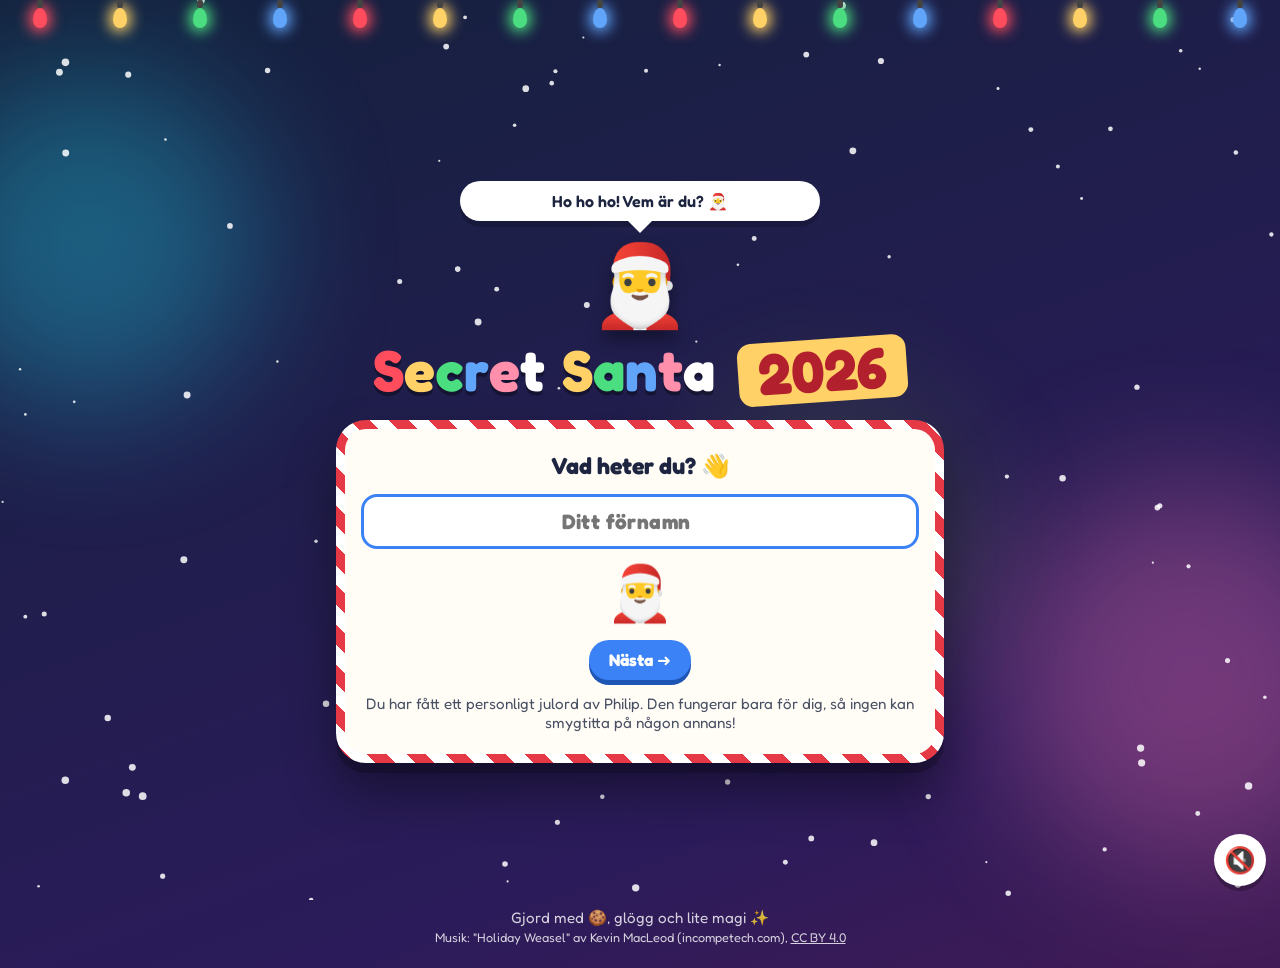
<file: index.html>
<!DOCTYPE html>
<html lang="sv">
<head>
<meta charset="UTF-8" />
<meta name="viewport" content="width=device-width, initial-scale=1" />
<meta name="robots" content="noindex" />
<title>🎅 Secret Santa</title>
<link rel="preconnect" href="https://fonts.googleapis.com" />
<link rel="preconnect" href="https://fonts.gstatic.com" crossorigin />
<link href="https://fonts.googleapis.com/css2?family=Fredoka:wght@400;600;700&display=swap" rel="stylesheet" />
<style>
  :root {
    --red: #e63946; --red-dark: #b3202d; --green: #2a9d5c; --gold: #ffd166;
    --night: #14213d; --night2: #2b1b5a; --ink: #1d2540; --pink: #ff8fab; --blue: #3b82f6;
  }
  * { box-sizing: border-box; margin: 0; padding: 0; }
  html, body { min-height: 100%; }
  body {
    font-family: 'Fredoka', ui-rounded, 'SF Pro Rounded', 'Nunito', system-ui, sans-serif;
    color: #fff; overflow-x: hidden; -webkit-tap-highlight-color: transparent;
    background: linear-gradient(160deg, var(--night), var(--night2), #6a1b4d, var(--night2), var(--night));
    background-size: 300% 300%; animation: sky 24s ease-in-out infinite;
  }
  @keyframes sky { 0%,100% { background-position: 0% 50%; } 50% { background-position: 100% 50%; } }
  canvas { position: fixed; inset: 0; width: 100%; height: 100%; pointer-events: none; }
  #snow { z-index: 0; } #confetti { z-index: 60; }

  /* aurora blobs */
  .blob { position: fixed; border-radius: 50%; filter: blur(70px); opacity: .35; z-index: 0; pointer-events: none; animation: drift 16s ease-in-out infinite alternate; }
  .b1 { width: 340px; height: 340px; background: #22d3ee; top: 8%; left: -80px; }
  .b2 { width: 380px; height: 380px; background: #f472b6; bottom: 4%; right: -100px; animation-delay: -6s; }
  .b3 { width: 260px; height: 260px; background: #a3e635; top: 45%; left: 55%; opacity: .18; animation-delay: -11s; }
  @keyframes drift { to { transform: translate(60px, -50px) scale(1.2); } }

  /* floaties */
  #floaties { position: fixed; inset: 0; z-index: 1; pointer-events: none; overflow: hidden; }
  .floaty { position: absolute; bottom: -60px; font-size: 2rem; opacity: .85; animation: floatup linear infinite; }
  @keyframes floatup {
    0% { transform: translate(0, 0) rotate(0); } 50% { transform: translate(30px, -55vh) rotate(25deg); }
    100% { transform: translate(-20px, -115vh) rotate(-20deg); }
  }
  .sleigh { position: fixed; top: 14%; left: -260px; z-index: 3; font-size: 2.4rem; white-space: nowrap; pointer-events: none; }
  .sleigh.go { animation: fly 7s linear forwards; }
  @keyframes fly { 0% { transform: translate(0, 0) rotate(4deg); } 50% { transform: translate(60vw, -30px) rotate(-3deg); } 100% { transform: translate(120vw, 20px) rotate(4deg); } }

  /* lights */
  .lights { position: fixed; top: 0; left: 0; right: 0; height: 34px; z-index: 5; display: flex; justify-content: space-around; pointer-events: none; }
  .lights span { width: 14px; height: 20px; border-radius: 50% 50% 50% 50% / 60% 60% 40% 40%; margin-top: 8px; animation: twinkle 1.6s infinite ease-in-out; box-shadow: 0 0 14px 4px currentColor; background: currentColor; position: relative; }
  .lights span::before { content: ''; position: absolute; top: -8px; left: 50%; width: 6px; height: 8px; background: #444; transform: translateX(-50%); border-radius: 2px; }
  .lights span:nth-child(4n+1) { color: #ff4d5e; } .lights span:nth-child(4n+2) { color: #ffd166; animation-delay: .4s; }
  .lights span:nth-child(4n+3) { color: #4ade80; animation-delay: .8s; } .lights span:nth-child(4n+4) { color: #60a5fa; animation-delay: 1.2s; }
  @keyframes twinkle { 0%,100% { opacity: 1; transform: scale(1); } 50% { opacity: .3; transform: scale(.8); } }

  main { position: relative; z-index: 2; min-height: 100vh; display: flex; flex-direction: column; align-items: center; justify-content: center; padding: 64px 16px 20px; max-width: 640px; margin: 0 auto; text-align: center; }
  .screen { display: none; width: 100%; }
  .screen.active { display: block; animation: pop .55s cubic-bezier(.2,1.5,.4,1); }
  @keyframes pop { from { opacity: 0; transform: scale(.8) translateY(30px) rotate(-3deg); } to { opacity: 1; transform: none; } }

  /* mascot */
  .mascot { position: relative; display: inline-block; cursor: pointer; user-select: none; }
  .santa { font-size: 5rem; display: inline-block; animation: wobble 2.4s infinite ease-in-out; transform-origin: 50% 90%; filter: drop-shadow(0 10px 8px rgba(0,0,0,.35)); }
  .santa.hop { animation: hop .6s; }
  @keyframes wobble { 0%,100% { transform: rotate(-8deg); } 50% { transform: rotate(8deg) translateY(-8px); } }
  @keyframes hop { 30% { transform: translateY(-40px) scale(1.2, .9) rotate(10deg); } 60% { transform: translateY(0) scale(.9, 1.1); } }
  .bubble {
    position: relative; background: #fff; color: var(--ink); font-weight: 600; padding: 10px 16px; border-radius: 20px; margin: 0 auto 14px; max-width: 360px;
    box-shadow: 0 6px 0 rgba(0,0,0,.18); animation: bob 3s ease-in-out infinite;
  }
  .bubble::after { content: ''; position: absolute; left: 50%; bottom: -12px; margin-left: -12px; border: 12px solid transparent; border-top-color: #fff; border-bottom: 0; }
  @keyframes bob { 50% { transform: translateY(-5px) rotate(.6deg); } }

  h1 { font-size: clamp(2.3rem, 10vw, 3.6rem); line-height: 1.1; font-weight: 700; margin: 6px 0 18px; }
  h1 .l { display: inline-block; animation: jump 2.2s infinite ease-in-out; text-shadow: 0 4px 0 rgba(0,0,0,.35); }
  h1 .sp { display: inline-block; width: .3em; }
  @keyframes jump { 0%,60%,100% { transform: translateY(0); } 30% { transform: translateY(-14px) rotate(-6deg); } }
  .year { display: inline-block; background: var(--gold); color: var(--red-dark); padding: 0 .35em; border-radius: 14px; transform: rotate(-4deg); margin-left: .15em; animation: tilt 3s infinite ease-in-out; }
  @keyframes tilt { 50% { transform: rotate(4deg) scale(1.08); } }

  .card {
    color: var(--ink); border-radius: 30px; padding: 22px 16px; border: 9px solid transparent;
    background: linear-gradient(#fffdf6, #fffdf6) padding-box, repeating-linear-gradient(45deg, var(--red) 0 14px, #fff 14px 28px) border-box;
    box-shadow: 0 10px 0 rgba(0,0,0,.2), 0 28px 50px rgba(0,0,0,.4);
  }
  .card h2 { font-size: 1.45rem; margin-bottom: 14px; }

  .chips { display: flex; flex-wrap: wrap; gap: 12px; justify-content: center; }
  .chip {
    font: inherit; font-weight: 600; font-size: 1.1rem; cursor: pointer; border: 0; display: inline-flex; align-items: center; gap: 8px;
    padding: 8px 18px 8px 10px; border-radius: 999px; color: #fff; background: var(--green); box-shadow: 0 5px 0 #1b6f40;
    transition: transform .15s cubic-bezier(.3,2,.5,1), box-shadow .15s; animation: chipin .5s backwards;
  }
  .chip i { font-style: normal; font-size: 1.6rem; background: rgba(255,255,255,.9); border-radius: 50%; width: 38px; height: 38px; display: grid; place-items: center; transition: transform .3s; }
  .chip:nth-child(3n+1) { background: var(--red); box-shadow: 0 5px 0 var(--red-dark); }
  .chip:nth-child(3n+2) { background: var(--blue); box-shadow: 0 5px 0 #1e56b5; }
  .chip:hover { transform: translateY(-4px) rotate(-3deg) scale(1.06); } .chip:hover i { transform: rotate(360deg) scale(1.15); }
  .chip:active { transform: translateY(4px) scale(.96); box-shadow: 0 1px 0 rgba(0,0,0,.3); }
  @keyframes chipin { from { opacity: 0; transform: scale(0) rotate(-40deg); } }

  /* gift */
  .stage { margin: 4px 0 8px; user-select: none; position: relative; }
  .gift { --s: 0; width: 190px; height: 190px; margin: 0 auto; position: relative; cursor: pointer; animation: bounce 1.4s infinite ease-in-out; filter: drop-shadow(0 18px 18px rgba(0,0,0,.4)); }
  .gift.shake { animation: shake .55s; }
  @keyframes bounce { 50% { transform: translateY(-14px) rotate(2deg); } }
  @keyframes shake {
    0%,100% { transform: rotate(0); } 20% { transform: rotate(calc(-7deg - var(--s) * 4deg)) scale(1.08); } 40% { transform: rotate(calc(7deg + var(--s) * 4deg)) scale(1.12); }
    60% { transform: rotate(calc(-9deg - var(--s) * 4deg)) scale(1.12); } 80% { transform: rotate(calc(5deg + var(--s) * 4deg)) scale(1.06); }
  }
  .gift .box { position: absolute; bottom: 0; left: 10px; right: 10px; height: 120px; background: var(--red); border-radius: 0 0 16px 16px; overflow: hidden; }
  .gift .box::before { content: ''; position: absolute; left: 50%; top: 0; bottom: 0; width: 34px; margin-left: -17px; background: var(--gold); }
  .gift .box::after { content: '★ ✦ ★ ✦ ★'; position: absolute; inset: 40px 0 auto; color: rgba(255,255,255,.35); letter-spacing: 12px; font-size: 1rem; text-align: center; }
  .gift .lid { position: absolute; left: 0; right: 0; bottom: 110px; height: 50px; background: #ff5566; border-radius: 12px; transition: transform .8s cubic-bezier(.3,1.6,.5,1), opacity .8s; z-index: 2; }
  .gift .lid::before { content: ''; position: absolute; left: 50%; top: 0; bottom: 0; width: 34px; margin-left: -17px; background: var(--gold); }
  .gift .bow { position: absolute; left: 50%; top: -32px; margin-left: -30px; font-size: 3.2rem; line-height: 1; z-index: 3; }
  .gift.open { animation: none; } .gift.open .lid { transform: translate(70px, -170px) rotate(40deg); opacity: 0; }
  .gift.open .box { animation: gulp .5s; } @keyframes gulp { 40% { transform: scale(1.12, .9); } }
  .hint { font-size: 1.25rem; font-weight: 700; animation: pulse 1.2s infinite; min-height: 1.6em; }
  @keyframes pulse { 50% { transform: scale(1.1) rotate(-1.5deg); } }
  .dots { display: flex; gap: 8px; justify-content: center; margin: 4px 0 10px; }
  .dots b { width: 16px; height: 16px; border-radius: 50%; background: rgba(255,255,255,.25); transition: .3s cubic-bezier(.3,2,.5,1); }
  .dots b.on { background: var(--gold); transform: scale(1.5); box-shadow: 0 0 14px var(--gold); }

  /* reveal */
  .reveal { display: none; } .reveal.show { display: block; animation: pop .6s cubic-bezier(.2,1.6,.4,1); }
  .for-whom { text-align: left; background: #fff7e0; border: 3px dashed var(--red); border-radius: 22px; padding: 14px 16px; position: relative; overflow: hidden; }
  .for-whom + .for-whom { margin-top: 14px; }
  .for-whom small { display: block; font-weight: 700; letter-spacing: .05em; text-transform: uppercase; color: var(--red-dark); font-size: .8rem; }
  .for-whom .who { font-size: clamp(2rem, 11vw, 2.9rem); font-weight: 700; line-height: 1.15; color: var(--red); margin: 2px 0 8px; word-break: break-word; min-height: 1.2em; }
  .for-whom .who.tick { animation: tick .12s; } .for-whom .who.done { animation: landed .8s cubic-bezier(.2,2,.4,1); color: var(--green); }
  @keyframes tick { from { transform: translateY(-14px) scale(.9); opacity: .4; } }
  @keyframes landed { 0% { transform: scale(.4) rotate(-12deg); } 60% { transform: scale(1.25) rotate(4deg); } 100% { transform: none; } }
  .budget { display: inline-block; background: var(--green); color: #fff; font-weight: 700; padding: 4px 14px; border-radius: 999px; opacity: 0; transform: scale(0); }
  .budget.show { opacity: 1; transform: none; animation: landed .6s cubic-bezier(.2,2,.4,1); }
  .total { margin-top: 14px; font-weight: 700; color: var(--green); font-size: 1.15rem; }
  .stamp {
    display: inline-block; margin-top: 16px; border: 4px solid var(--red); color: var(--red); font-weight: 700; font-size: 1.3rem; letter-spacing: .12em;
    padding: 4px 18px; border-radius: 10px; transform: rotate(-6deg); animation: stamp .5s cubic-bezier(.2,2,.4,1) backwards;
  }
  @keyframes stamp { from { transform: scale(3) rotate(-20deg); opacity: 0; } }
  .secret { margin-top: 12px; font-weight: 600; font-size: .98rem; }
  .btn { margin-top: 14px; font: inherit; font-weight: 700; font-size: 1.05rem; cursor: pointer; border: 0; color: #fff; background: var(--blue); box-shadow: 0 5px 0 #1e56b5; padding: 10px 20px; border-radius: 999px; transition: transform .12s; }
  .btn:active { transform: translateY(4px); box-shadow: 0 1px 0 #1e56b5; }
  .tip { margin-top: 12px; background: #e8f5ff; border-radius: 16px; padding: 12px 14px; font-weight: 600; min-height: 3.2em; animation: pop .4s; }

  .big { width: 100%; font: inherit; font-size: 1.3rem; font-weight: 700; letter-spacing: .02em; text-align: center; padding: 12px; border-radius: 16px; border: 3px solid var(--blue); color: var(--ink); outline: none; }
  .big:focus { border-color: var(--red); box-shadow: 0 0 0 5px rgba(230,57,70,.2); }
  .pickicon { font-size: 3.4rem; height: 4.2rem; line-height: 4.2rem; margin-top: 10px; }
  .pickicon.pop { animation: landed .5s cubic-bezier(.2,2,.4,1); }
  .link { background: none; border: 0; font: inherit; font-weight: 600; color: var(--blue); cursor: pointer; margin-top: 12px; text-decoration: underline; }
  .note { margin-top: 14px; font-size: .95rem; opacity: .8; }
  .shakeno { animation: nono .4s; } @keyframes nono { 25% { transform: translateX(-10px); } 75% { transform: translateX(10px); } }
  #music { position: fixed; right: 14px; bottom: 14px; z-index: 80; width: 52px; height: 52px; border-radius: 50%; border: 0; font-size: 1.6rem; cursor: pointer; background: #fff; box-shadow: 0 5px 0 rgba(0,0,0,.25); display: none; }
  #music.ready { display: block; } #music.on { animation: pulse 1.2s infinite; } #music:active { transform: translateY(3px); box-shadow: 0 2px 0 rgba(0,0,0,.25); }
  .error { color: #b3202d; font-weight: 600; margin-top: 10px; }
  footer { position: relative; z-index: 2; text-align: center; padding: 8px 0 22px; opacity: .8; font-size: .95rem; }

  .spark, .rainy { position: fixed; z-index: 70; pointer-events: none; will-change: transform; }
  .spark { animation: spark .8s ease-out forwards; }
  @keyframes spark { to { transform: translate(var(--dx), var(--dy)) rotate(var(--r)) scale(.2); opacity: 0; } }
  .rainy { top: -50px; animation: rain linear forwards; }
  @keyframes rain { to { transform: translateY(115vh) rotate(var(--r)); } }

  /* "Minska rörelse": stäng bara av den ständiga bakgrundsrörelsen. Det man själv trycker fram (skak, konfetti, spelautomat) körs ändå. */
  @media (prefers-reduced-motion: reduce) {
    body, .blob, .floaty, .sleigh, .lights span, h1 .l, .year, .santa, .bubble, .hint { animation: none !important; }
    .gift { animation: none !important; }
  }
</style>
</head>
<body>
<div class="blob b1"></div><div class="blob b2"></div><div class="blob b3"></div>
<canvas id="snow"></canvas>
<div id="floaties"></div>
<div class="sleigh" id="sleigh">🦌🦌🦌🛷🎅</div>
<canvas id="confetti"></canvas>
<div class="lights" id="lights"></div>

<main>
  <!-- Skärm 1: välj namn -->
  <section class="screen active" id="s-pick">
    <div class="bubble" id="bubble">Ho ho ho! Vem är du? 🎅</div>
    <div class="mascot" id="mascot" title="Kittla tomten!"><span class="santa" id="santa">🎅</span></div>
    <h1 id="title" aria-label="Secret Santa"></h1>
    <div class="card">
      <form id="nameform" autocomplete="off">
        <h2>Vad heter du? 👋</h2>
        <input id="name" class="big" type="text" list="namelist" placeholder="Ditt förnamn" autocomplete="off" autocapitalize="words" spellcheck="false" aria-label="Ditt namn" />
        <datalist id="namelist"></datalist>
        <div class="pickicon" id="pickicon" aria-hidden="true">🎅</div>
        <button class="btn" type="submit">Nästa ➜</button>
      </form>
      <form id="codeform" autocomplete="off" hidden>
        <h2 id="codehello">Hej! Ditt hemliga julord 🔑</h2>
        <input id="code" class="big" type="text" placeholder="ett julord, t.ex. rudolf" autocapitalize="none" autocomplete="off" spellcheck="false" maxlength="60" aria-label="Din hemliga kod" />
        <button class="btn" type="submit">🎁 Öppna mitt paket</button>
        <div><button class="link" type="button" id="notme">← Det är inte jag</button></div>
      </form>
      <p class="note" id="note">Du har fått ett personligt julord av Philip. Den fungerar bara för dig, så ingen kan smygtitta på någon annans!</p>
      <p class="error" id="err" hidden></p>
    </div>
  </section>

  <!-- Skärm 2: paketet -->
  <section class="screen" id="s-gift">
    <h1 id="hello" style="margin-bottom:6px">Hej!</h1>
    <p id="gift-sub" style="font-size:1.15rem;margin-bottom:14px">Ditt hemliga paket väntar. Knacka på det!</p>
    <div class="stage">
      <div class="gift" id="gift" role="button" tabindex="0" aria-label="Öppna presenten">
        <div class="lid"><span class="bow">🎀</span></div>
        <div class="box"></div>
      </div>
    </div>
    <div class="dots" id="dots"><b></b><b></b><b></b></div>
    <p class="hint" id="hint">👆 Tryck 3 gånger!</p>

    <div class="reveal" id="reveal">
      <div class="card">
        <div id="results"></div>
        <div class="total" id="total"></div>
        <div class="stamp" id="stamp" hidden>🤫 HEMLIGT!</div>
        <p class="secret" id="secret" hidden>Berätta inte för någon. Det här stannar mellan dig och tomten!</p>
        <button class="btn" id="tipbtn" hidden>🎲 Ge mig ett presenttips!</button>
        <div class="tip" id="tip" hidden></div>
      </div>
    </div>
  </section>
</main>
<button id="music" type="button" aria-label="Musik av/på" title="Musik av/på">🔇</button>
<audio id="song" loop preload="auto" playsinline>
  <source src="jul.m4a" type="audio/mp4" />
  <source src="jul.mp3" type="audio/mpeg" />
</audio>
<footer>Gjord med 🍪, glögg och lite magi ✨<br /><small>Musik: "Holiday Weasel" av Kevin MacLeod (incompetech.com), <a href="https://creativecommons.org/licenses/by/4.0/" style="color:inherit" target="_blank" rel="noopener">CC BY 4.0</a></small></footer>

<!--
  DRAW DATA — generated by `node draw.mjs`. Do not edit by hand.
  (Light base64 obfuscation so view-source isn't an instant spoiler. It is NOT encryption.)
-->
<script id="draw-data" type="text/plain">/*DRAW:START*/[base64]/*DRAW:END*/</script>

<script>
(function () {
  'use strict';
  var $ = function (id) { return document.getElementById(id); };
  var calm = window.matchMedia && matchMedia('(prefers-reduced-motion: reduce)').matches; // bara bakgrunden
  var reduce = false; // användarutlösta effekter körs alltid
  var rnd = function (a) { return a[(Math.random() * a.length) | 0]; };
  var sleep = function (ms) { return new Promise(function (r) { setTimeout(r, reduce ? 0 : ms); }); };

  /* ---------- load draw ---------- */
  var raw = $('draw-data').textContent.replace('/*DRAW:START*/', '').replace('/*DRAW:END*/', '').trim();
  var DRAW = null;
  try {
    var bin = atob(raw), bytes = new Uint8Array(bin.length);
    for (var i = 0; i < bin.length; i++) bytes[i] = bin.charCodeAt(i);
    DRAW = JSON.parse(new TextDecoder().decode(bytes));
  } catch (e) {}

  /* ---------- wiggly title ---------- */
  var colors = ['#ff4d5e', '#ffd166', '#4ade80', '#60a5fa', '#ff8fab', '#fff'];
  var title = $('title');
  'Secret Santa'.split('').forEach(function (c, k) {
    var s = document.createElement('span');
    if (c === ' ') { s.className = 'sp'; } else { s.className = 'l'; s.textContent = c; s.style.color = colors[k % colors.length]; s.style.animationDelay = (k * .12) + 's'; }
    title.appendChild(s);
  });
  var yr = document.createElement('span'); yr.className = 'year'; title.appendChild(document.createTextNode(' ')); title.appendChild(yr);

  var err = $('err');
  if (!DRAW) {
    err.hidden = false; err.textContent = 'Dragningen är inte klar än. Kontakta Philip!';
    return;
  }
  yr.textContent = DRAW.year;

  /* ---------- santa talks ---------- */
  var lines = [
    'Ho ho ho! Vem är du? 🎅', 'Har du varit snäll i år? 😇', 'Jag lovar att inte kika... 👀', 'Kittla mig igen! 🤭',
    'Pepparkakorna är mina. 🍪', 'Rudolf har snuva idag. 🦌', 'Psst, tryck på ditt namn! 👇', 'Jag har checkat listan. Två gånger. 📜',
    'Mer glögg, tack! 🍷', 'Hihihi, det kittlas! 🎄'
  ];
  var bubble = $('bubble'), santa = $('santa'), li = 0;
  function say(t) { bubble.textContent = t || lines[li = (li + 1) % lines.length]; }
  $('mascot').addEventListener('click', function () {
    santa.classList.remove('hop'); void santa.offsetWidth; santa.classList.add('hop'); say(); burst(25);
  });
  setInterval(function () { if ($('s-pick').classList.contains('active')) say(); }, 5000);

  /* ---------- unlock with personal code ---------- */
  // Varje namn får en egen julikon (delas ut i ordning, så ingen får samma som någon annan)
  var avatars = ['🎅', '🤶', '🧝', '🦌', '⛄', '🎄', '🎁', '⭐', '🔔', '🍪', '🧦', '🕯️', '🍬', '❄️', '🎀', '🥛', '🛷', '🧤'];
  function avatar(n) { var i = DRAW.names.indexOf(n); return avatars[(i < 0 ? 0 : i) % avatars.length]; }

  var b64 = function (s) { var b = atob(s), u = new Uint8Array(b.length); for (var z = 0; z < b.length; z++) u[z] = b.charCodeAt(z); return u; };
  var normalize = function (s) { return (s || '').toLowerCase().replace(/å|ä/g, 'a').replace(/ö/g, 'o').replace(/[^a-z0-9]/g, ''); };

  // Try the code against every blob; only the right person's blob decrypts.
  async function unlockWith(code, blobs) {
    var enc = new TextEncoder();
    var base = await crypto.subtle.importKey('raw', enc.encode(code), 'PBKDF2', false, ['deriveKey']);
    for (var k = 0; k < blobs.length; k++) {
      var bl = blobs[k];
      try {
        var key = await crypto.subtle.deriveKey({ name: 'PBKDF2', salt: b64(bl.s), iterations: DRAW.iter, hash: 'SHA-256' }, base, { name: 'AES-GCM', length: 256 }, false, ['decrypt']);
        var pt = await crypto.subtle.decrypt({ name: 'AES-GCM', iv: b64(bl.i) }, key, b64(bl.c));
        return JSON.parse(new TextDecoder().decode(pt));
      } catch (e) { /* not this one */ }
    }
    return null;
  }

  var nameForm = $('nameform'), form = $('codeform'), input = $('code'), nameIn = $('name'), busy = false, who = null;
  var dl = $('namelist'); DRAW.names.forEach(function (n) { var o = document.createElement('option'); o.value = n; dl.appendChild(o); });

  async function nameTag(n) {
    var d = await crypto.subtle.digest('SHA-256', new TextEncoder().encode('santa:' + n.trim().toLowerCase()));
    return Array.prototype.map.call(new Uint8Array(d), function (x) { return ('0' + x.toString(16)).slice(-2); }).join('').slice(0, 12);
  }
  function fail(msg, el) {
    err.hidden = false; err.textContent = msg; el = el || input;
    el.classList.remove('shakeno'); void el.offsetWidth; el.classList.add('shakeno');
  }
  var cryptoOk = function () { return window.crypto && crypto.subtle; };
  var noCrypto = 'Din webbläsare kan inte öppna sidan här. Använd länken via https (inte som fil).';

  // Julikonen dyker upp medan man skriver sitt namn
  nameIn.addEventListener('input', function () {
    var t = nameIn.value.trim().toLowerCase(), m = DRAW.names.filter(function (n) { return n.toLowerCase() === t; })[0];
    var pi = $('pickicon'), ic = m ? avatar(m) : '🎅';
    if (pi.textContent !== ic) { pi.textContent = ic; pi.classList.remove('pop'); void pi.offsetWidth; pi.classList.add('pop'); }
  });

  // Steg 1: namn + Enter
  nameForm.addEventListener('submit', function (e) {
    e.preventDefault();
    var typed = nameIn.value.trim().toLowerCase();
    var match = DRAW.names.filter(function (n) { return n.toLowerCase() === typed; })[0];
    if (!match) return fail(typed ? 'Hittar inte "' + nameIn.value.trim() + '". Kolla stavningen! 🤔' : 'Skriv ditt namn först!', nameIn);
    who = match; err.hidden = true;
    $('codehello').textContent = 'Hej ' + who + '! ' + avatar(who) + ' Vad är ditt julord? 🔑';
    nameForm.hidden = true; form.hidden = false; $('note').hidden = true; input.focus(); say('Hej ' + who + '! Vad är ditt julord? 🤫');
  });
  $('notme').addEventListener('click', function () {
    who = null; err.hidden = true; input.value = ''; form.hidden = true; nameForm.hidden = false; $('note').hidden = false; nameIn.focus();
  });

  // Steg 2: kod + Enter
  async function tryCode(raw, onlyWho) {
    if (busy) return; var code = normalize(raw);
    if (code.length < 2) return fail('Skriv ditt julord, till exempel rudolf.');
    if (!cryptoOk()) return fail(noCrypto);
    busy = true; err.hidden = true; form.querySelector('button.btn').textContent = '🔓 Låser upp…';
    var cands = DRAW.blobs;
    if (onlyWho) { var tag = await nameTag(onlyWho); cands = DRAW.blobs.filter(function (x) { return x.h === tag; }); }
    var me = await unlockWith(code, cands);
    busy = false; form.querySelector('button.btn').textContent = '🎁 Öppna mitt paket';
    if (!me && !onlyWho) $('codehello').textContent = 'Ditt hemliga julord 🔑';
    if (!me) return fail(onlyWho ? 'Fel julord för ' + onlyWho + '. Försök igen! 🤔' : 'Det ordet stämmer inte. Dubbelkolla att du skrev rätt! 🤔');
    start(me);
  }
  form.addEventListener('submit', function (e) { e.preventDefault(); tryCode(input.value, who); });

  function show(id) {
    document.querySelectorAll('.screen').forEach(function (s) { s.classList.remove('active'); });
    $(id).classList.add('active'); window.scrollTo(0, 0);
  }

  var current = null, taps = 0, opened = false;
  function start(me) {
    current = me;
    $('hello').textContent = 'Hej ' + me.name + '! ' + avatar(me.name);
    show('s-gift'); burst(40);
    try { history.replaceState(null, '', location.pathname + location.search); history.pushState(null, '', location.href); } catch (e) {}
  }
  window.addEventListener('popstate', function () { if (current) { try { history.pushState(null, '', location.href); } catch (e) {} } });

  // Personal link: #CODE opens automatically
  if (location.hash.length > 1) {
    var hs = decodeURIComponent(location.hash.slice(1)), ix = hs.indexOf('~');
    var hn = ix > 0 ? hs.slice(0, ix) : null, hc = ix > 0 ? hs.slice(ix + 1) : hs;
    var hwho = hn && DRAW.names.filter(function (n) { return n.toLowerCase() === hn.toLowerCase(); })[0] || null;
    nameForm.hidden = true; form.hidden = false; $('note').hidden = true;
    $('codehello').textContent = hwho ? 'Hej ' + hwho + '! ' + avatar(hwho) : 'Låser upp… 🔓';
    input.value = hc; if (hwho) who = hwho; tryCode(hc, hwho);
  }


  /* ---------- gift: 3 taps ---------- */
  var gift = $('gift'), dots = $('dots').children;
  var hints = ['👆 Tryck 3 gånger!', '😮 Den rör på sig! En gång till!', '🤯 Nu händer det!!'];
  // Kraftig skakning som blir värre för varje tryck (Web Animations API, funkar överallt)
  function shake(level) {
    var a = 8 + level * 7, x = 6 + level * 5;   // grader / pixlar
    try { if (navigator.vibrate) navigator.vibrate(40 * level); } catch (e) {}
    if (reduce || !gift.animate) return;
    gift.animate([
      { transform: 'translate(0,0) rotate(0) scale(1)' },
      { transform: 'translate(' + (-x) + 'px,-8px) rotate(' + (-a) + 'deg) scale(1.12)' },
      { transform: 'translate(' + x + 'px,0) rotate(' + a + 'deg) scale(1.15)' },
      { transform: 'translate(' + (-x) + 'px,-6px) rotate(' + (-a) + 'deg) scale(1.12)' },
      { transform: 'translate(' + x + 'px,0) rotate(' + (a * .7) + 'deg) scale(1.1)' },
      { transform: 'translate(' + (-x / 2) + 'px,-4px) rotate(' + (-a * .5) + 'deg) scale(1.05)' },
      { transform: 'translate(0,0) rotate(0) scale(1)' }
    ], { duration: 550 + level * 100, easing: 'ease-in-out' });
  }
  function tap() {
    if (opened || !current) return;
    taps++;
    shake(taps);
    for (var d = 0; d < taps; d++) dots[d].classList.add('on');
    var r = gift.getBoundingClientRect(); sparkles(r.left + r.width / 2, r.top + 40, ['✨', '⭐', '💫'], 8 + taps * 4);
    if (taps < 3) { $('hint').textContent = hints[taps]; return; }
    opened = true; $('hint').style.visibility = 'hidden';
    setTimeout(function () { gift.classList.add('open'); reveal(); }, 900);
  }
  gift.addEventListener('click', tap);
  gift.addEventListener('keydown', function (e) { if (e.key === 'Enter' || e.key === ' ') { e.preventDefault(); tap(); } });

  /* ---------- slot machine reveal ---------- */
  function roller(el, pool, target) {
    return new Promise(function (resolve) {
      if (reduce) { el.textContent = avatar(target) + ' ' + target; el.classList.add('done'); return resolve(); }
      var steps = 24, n = 0, last = '';
      (function next() {
        n++;
        var t = n >= steps ? target : rnd(pool.filter(function (x) { return x !== last; }));
        last = t; el.textContent = avatar(t) + ' ' + t;
        el.classList.remove('tick'); void el.offsetWidth; el.classList.add('tick');
        if (n >= steps) { el.classList.remove('tick'); el.classList.add('done'); return resolve(); }
        setTimeout(next, 45 + Math.pow(n / steps, 3) * 520);
      })();
    });
  }

  function reveal() {
    $('gift-sub').textContent = 'Du ska köpa present till…  🥁';
    $('reveal').classList.add('show');
    $('reveal').scrollIntoView({ behavior: 'smooth', block: 'center' });
    var res = $('results'); res.innerHTML = ''; var total = 0;
    var chain = Promise.resolve();
    current.gifts.forEach(function (f) {
      var target = f.to; total += f.budget;
      var d = document.createElement('div'); d.className = 'for-whom';
      var s = document.createElement('small'); s.textContent = current.gifts.length > 1 ? f.family : 'Din mottagare';
      var w = document.createElement('div'); w.className = 'who'; w.textContent = '🎁 …';
      var b = document.createElement('span'); b.className = 'budget'; b.textContent = 'Budget: ' + f.budget + ' kr';
      d.appendChild(s); d.appendChild(w); d.appendChild(b); res.appendChild(d);
      var pool = f.pool;
      chain = chain.then(function () { return sleep(300); })
        .then(function () { return roller(w, pool, target); })
        .then(function () { b.classList.add('show'); burst(120); rain(['🎁', '⭐', '🎄', '🍬', '❄️']); return sleep(900); });
    });
    chain.then(function () {
      if (current.gifts.length > 1) $('total').textContent = 'Totalt: ' + total + ' kr (' + current.gifts.length + ' presenter)';
      $('gift-sub').textContent = 'Ho ho ho! Där satt den! 🎉';
      ['stamp', 'secret', 'tipbtn'].forEach(function (id) { $(id).hidden = false; });
    });
  }

  /* ---------- tips ---------- */
  var tips = [
    '🎯 Tänk på personens intressen och hobbys.', '✂️ Hemgjort är alltid uppskattat. Även om det ser konstigt ut.',
    '🧦 Strumpor är aldrig fel. (Ibland är de fel.)', '🕵️ Fråga andra om tips, utan att avslöja vem du köper till!',
    '🎀 Glöm inte paketpapper och kort. Tejp är också bra.', '🍫 Något ätbart går nästan alltid hem.',
    '📦 Stor ask, liten present = maximalt skoj.', '🎵 Skapa en spellista åt personen. Det är gratis (och gulligt).',
    '🔍 Lyssna efter hintar de senaste veckorna. Folk avslöjar mer än de tror.', '🤫 Skvallra INTE. Nissen ser dig.',
    '🧶 Mysiga saker vinner alltid. Filt, ljus, te.', '😂 Något som får personen att skratta slår något dyrt.'
  ];
  var ti = (Math.random() * tips.length) | 0;
  $('tipbtn').addEventListener('click', function () {
    var t = $('tip'); t.hidden = false; t.style.animation = 'none'; void t.offsetWidth; t.style.animation = '';
    t.textContent = tips[ti = (ti + 1) % tips.length]; burst(15);
  });

  /* ---------- music: jul.mp3 ("Holiday Weasel" by Kevin MacLeod) ---------- */
  (function () {
    var au = $('song'), btn = $('music'), want = true, started = false;
    // An explicit "off" only lasts for this visit; next time the music starts again on the first interaction.
    try { want = sessionStorage.getItem('santa-music') !== 'off'; localStorage.removeItem('santa-music'); } catch (e) {}
    au.volume = .45;
    function sync() { var on = !au.paused; btn.textContent = on ? '🔊' : '🔇'; btn.classList.toggle('on', on); }
    au.addEventListener('play', sync); au.addEventListener('pause', sync);
    // Show the button right away (iPhone doesn't preload audio, so 'canplay' may never fire before a tap).
    btn.classList.add('ready');
    au.addEventListener('canplay', function () {
      if (!want || started) return;
      var p = au.play();   // works if the browser allows autoplay; otherwise we wait for a gesture
      if (p && p.then) p.then(function () { started = true; sync(); }, function () {});
    });
    // Chrome/Safari block sound until the visitor has interacted. Keep trying on every tap, click
    // and key press until playback actually starts (only some events count as a real "gesture").
    var evs = ['pointerdown', 'pointerup', 'click', 'touchend', 'keydown'];
    function first(e) {
      if (e.target === btn || started || !want) return;
      var p = au.play();
      if (p && p.then) p.then(function () {
        started = true; sync();
        evs.forEach(function (n) { document.removeEventListener(n, first, true); });
      }, function () { /* not allowed yet, try again on the next gesture */ });
    }
    evs.forEach(function (n) { document.addEventListener(n, first, true); });
    btn.addEventListener('click', function () {
      started = true;
      if (au.paused) { want = true; au.play(); } else { want = false; au.pause(); }
      try { sessionStorage.setItem('santa-music', want ? 'on' : 'off'); } catch (e) {}
    });
    au.load();
  })();

  /* ---------- lights ---------- */
  for (var j = 0; j < 16; j++) $('lights').appendChild(document.createElement('span'));

  /* ---------- floating emojis + sleigh ---------- */
  if (!calm) {
    var fl = $('floaties'), fe = ['🎄', '🍬', '🦌', '🧦', '🔔', '⭐', '🍪', '🥛', '🎁', '❄️', '🕯️', '🧤'];
    for (var m = 0; m < 14; m++) {
      var e = document.createElement('div'); e.className = 'floaty'; e.textContent = fe[m % fe.length];
      e.style.left = (Math.random() * 95) + '%'; e.style.fontSize = (1.4 + Math.random() * 1.6) + 'rem';
      e.style.animationDuration = (22 + Math.random() * 26) + 's'; e.style.animationDelay = (-Math.random() * 40) + 's';
      fl.appendChild(e);
    }
    var sl = $('sleigh');
    (function fly() {
      sl.classList.remove('go'); void sl.offsetWidth; sl.style.top = (8 + Math.random() * 25) + '%'; sl.classList.add('go');
      setTimeout(fly, 16000 + Math.random() * 8000);
    })();
  }

  /* ---------- tap sparkles anywhere ---------- */
  function sparkles(x, y, set, n) {
    if (reduce) return;
    for (var q = 0; q < n; q++) {
      var s = document.createElement('div'); s.className = 'spark'; s.textContent = rnd(set);
      var a = Math.random() * 6.283, dist = 40 + Math.random() * 90;
      s.style.left = x + 'px'; s.style.top = y + 'px'; s.style.fontSize = (.9 + Math.random()) + 'rem';
      s.style.setProperty('--dx', Math.cos(a) * dist + 'px'); s.style.setProperty('--dy', Math.sin(a) * dist + 'px'); s.style.setProperty('--r', (Math.random() * 360) + 'deg');
      document.body.appendChild(s); setTimeout(function (el) { el.remove(); }.bind(null, s), 900);
    }
  }
  document.addEventListener('pointerdown', function (e) { sparkles(e.clientX, e.clientY, ['✨', '❄️', '⭐', '🎄', '💖'], 5); });

  function rain(set) {
    if (reduce) return;
    for (var q = 0; q < 26; q++) {
      var s = document.createElement('div'); s.className = 'rainy'; s.textContent = rnd(set);
      s.style.left = (Math.random() * 100) + 'vw'; s.style.fontSize = (1.2 + Math.random() * 1.6) + 'rem';
      s.style.setProperty('--r', (Math.random() * 720 - 360) + 'deg');
      var dur = 2.2 + Math.random() * 2.2; s.style.animationDuration = dur + 's'; s.style.animationDelay = (Math.random() * 1.2) + 's';
      document.body.appendChild(s); setTimeout(function (el) { el.remove(); }.bind(null, s), (dur + 1.5) * 1000);
    }
  }

  /* ---------- snow ---------- */
  var sc = $('snow'), sx = sc.getContext('2d'), flakes = [];
  function sizeSnow() { sc.width = innerWidth; sc.height = innerHeight; }
  sizeSnow(); addEventListener('resize', sizeSnow);
  for (var f = 0; f < (calm ? 0 : 110); f++) flakes.push({ x: Math.random() * innerWidth, y: Math.random() * innerHeight, r: Math.random() * 3 + 1, v: Math.random() + .4, p: Math.random() * 6 });
  (function snow() {
    sx.clearRect(0, 0, sc.width, sc.height); sx.fillStyle = 'rgba(255,255,255,.85)';
    flakes.forEach(function (o) {
      o.y += o.v; o.p += .02; o.x += Math.sin(o.p) * .5;
      if (o.y > sc.height + 5) { o.y = -5; o.x = Math.random() * sc.width; }
      sx.beginPath(); sx.arc(o.x, o.y, o.r, 0, 6.283); sx.fill();
    });
    requestAnimationFrame(snow);
  })();

  /* ---------- confetti ---------- */
  var cc = $('confetti'), cx = cc.getContext('2d'), bits = [], running = false;
  function sizeC() { cc.width = innerWidth; cc.height = innerHeight; }
  sizeC(); addEventListener('resize', sizeC);
  var cols = ['#e63946', '#ffd166', '#2a9d5c', '#60a5fa', '#ff8fab', '#ffffff'];
  function burst(n) {
    if (reduce) return;
    for (var q = 0; q < n; q++) bits.push({
      x: innerWidth / 2, y: innerHeight * .45, vx: (Math.random() - .5) * 18, vy: Math.random() * -15 - 4,
      s: Math.random() * 8 + 5, c: rnd(cols), a: Math.random() * 6, va: (Math.random() - .5) * .4, life: 140 + Math.random() * 60
    });
    if (!running) { running = true; frame(); }
  }
  function frame() {
    cx.clearRect(0, 0, cc.width, cc.height);
    bits = bits.filter(function (b) { return b.life-- > 0 && b.y < cc.height + 20; });
    bits.forEach(function (b) {
      b.vy += .35; b.vx *= .99; b.x += b.vx; b.y += b.vy; b.a += b.va;
      cx.save(); cx.translate(b.x, b.y); cx.rotate(b.a); cx.fillStyle = b.c; cx.fillRect(-b.s / 2, -b.s / 4, b.s, b.s / 2); cx.restore();
    });
    if (bits.length) requestAnimationFrame(frame); else { running = false; cx.clearRect(0, 0, cc.width, cc.height); }
  }
})();
</script>
</body>
</html>
</file>
